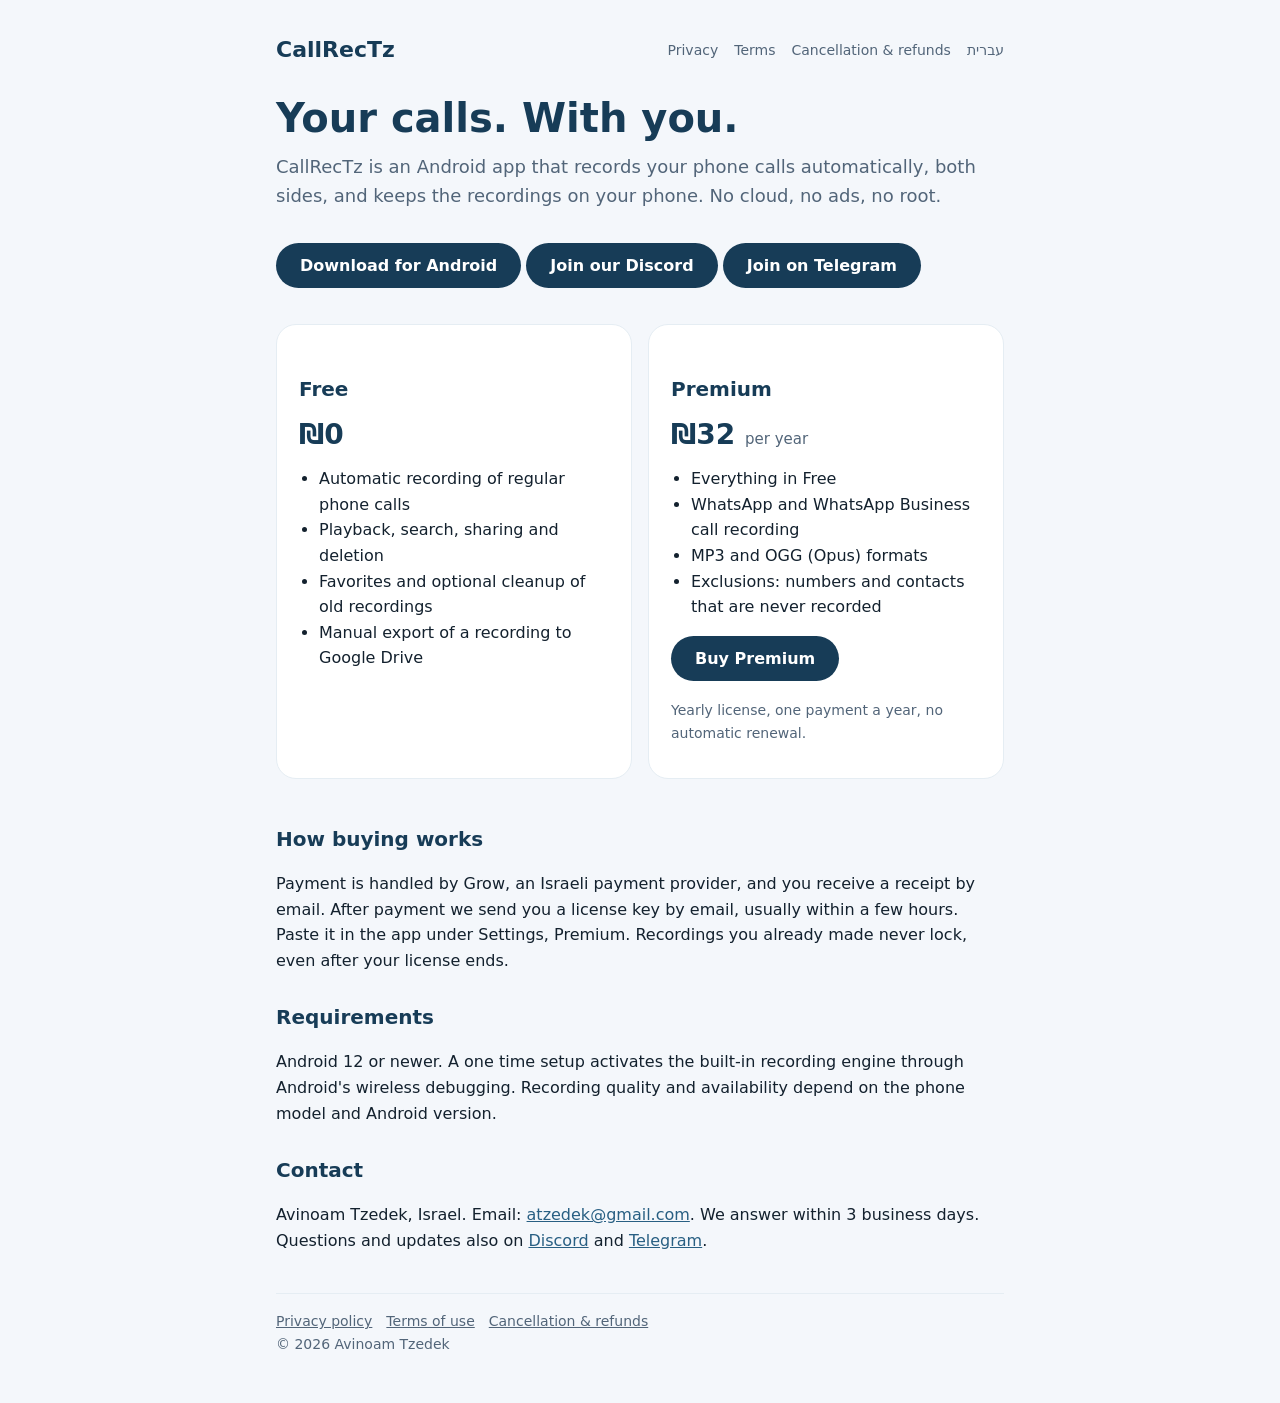
<file: index.html>
<!doctype html>
<html lang="en">
<head>
<meta charset="utf-8">
<meta name="viewport" content="width=device-width, initial-scale=1">
<title>CallRecTz</title>
<meta name="description" content="CallRecTz records your phone calls automatically on Android. Recordings stay on your phone.">
<link rel="stylesheet" href="style.css">
<link rel="alternate" hreflang="he" href="he.html">
</head>
<body>
<main>
<header>
  <a class="logo" href="index.html">CallRecTz</a>
  <nav><a href="privacy.html">Privacy</a><a href="terms.html">Terms</a><a href="refund.html">Cancellation &amp; refunds</a><a href="he.html" lang="he">עברית</a></nav>
</header>

<h1>Your calls. With you.</h1>
<p class="lead">CallRecTz is an Android app that records your phone calls automatically, both sides, and keeps the recordings on your phone. No cloud, no ads, no root.</p>
<p><a class="button" href="https://github.com/atzedek/callrectz/releases/latest/download/CallRecTz.apk">Download for Android</a> <a class="button" href="https://discord.gg/RhFStvzkUc" target="_blank" rel="noopener">Join our Discord</a> <a class="button" href="https://t.me/callrectz" target="_blank" rel="noopener">Join on Telegram</a></p>

<div class="plans">
  <div class="card">
    <h2>Free</h2>
    <div class="price">₪0</div>
    <ul>
      <li>Automatic recording of regular phone calls</li>
      <li>Playback, search, sharing and deletion</li>
      <li>Favorites and optional cleanup of old recordings</li>
      <li>Manual export of a recording to Google Drive</li>
    </ul>
  </div>
  <div class="card">
    <h2>Premium</h2>
    <div class="price">₪32 <small>per year</small></div>
    <ul>
      <li>Everything in Free</li>
      <li>WhatsApp and WhatsApp Business call recording</li>
      <li>MP3 and OGG (Opus) formats</li>
      <li>Exclusions: numbers and contacts that are never recorded</li>
    </ul>
    <!-- Same link as growCheckoutUrl in config.json and the button in he.html: change all together. -->
    <a class="button" href="https://pay.grow.link/NTc1Mzc~827784f8156c2520255666fa75b9aebc-NDE3MDc3Mw" target="_blank" rel="noopener">Buy Premium</a>
    <p class="muted">Yearly license, one payment a year, no automatic renewal.</p>
  </div>
</div>

<h2>How buying works</h2>
<p>Payment is handled by Grow, an Israeli payment provider, and you receive a receipt by email. After payment we send you a license key by email, usually within a few hours. Paste it in the app under Settings, Premium. Recordings you already made never lock, even after your license ends.</p>

<h2>Requirements</h2>
<p>Android 12 or newer. A one time setup activates the built-in recording engine through Android's wireless debugging. Recording quality and availability depend on the phone model and Android version.</p>

<h2>Contact</h2>
<p>Avinoam Tzedek, Israel. Email: <a href="mailto:atzedek@gmail.com">atzedek@gmail.com</a>. We answer within 3 business days. Questions and updates also on <a href="https://discord.gg/RhFStvzkUc" target="_blank" rel="noopener">Discord</a> and <a href="https://t.me/callrectz" target="_blank" rel="noopener">Telegram</a>.</p>

<footer>
  <a href="privacy.html">Privacy policy</a><a href="terms.html">Terms of use</a><a href="refund.html">Cancellation &amp; refunds</a>
  <div>© 2026 Avinoam Tzedek</div>
</footer>
</main>
</body>
</html>
</file>
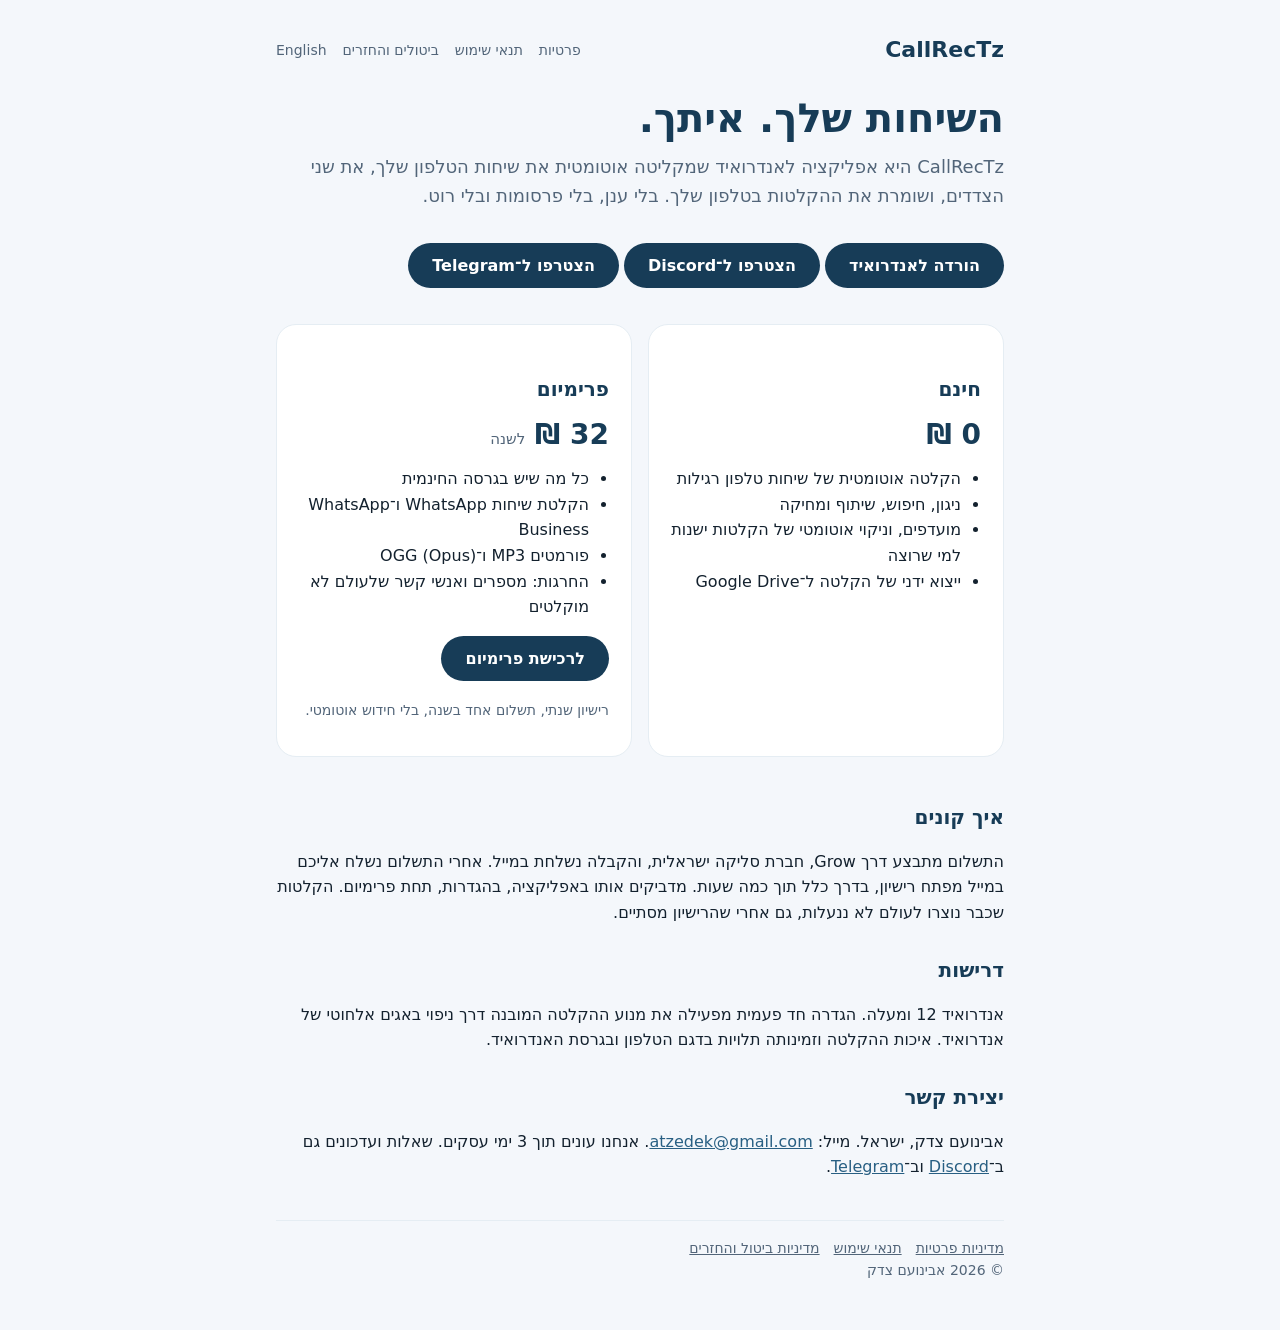
<file: he.html>
<!doctype html>
<html lang="he" dir="rtl">
<head>
<meta charset="utf-8">
<meta name="viewport" content="width=device-width, initial-scale=1">
<title>CallRecTz</title>
<meta name="description" content="CallRecTz מקליטה אוטומטית את שיחות הטלפון שלך באנדרואיד. ההקלטות נשמרות בטלפון שלך.">
<link rel="stylesheet" href="style.css">
<link rel="alternate" hreflang="en" href="index.html">
</head>
<body>
<main>
<header>
  <a class="logo" href="he.html">CallRecTz</a>
  <nav><a href="privacy.html#he">פרטיות</a><a href="terms.html#he">תנאי שימוש</a><a href="refund.html#he">ביטולים והחזרים</a><a href="index.html" lang="en">English</a></nav>
</header>

<h1>השיחות שלך. איתך.</h1>
<p class="lead">CallRecTz היא אפליקציה לאנדרואיד שמקליטה אוטומטית את שיחות הטלפון שלך, את שני הצדדים, ושומרת את ההקלטות בטלפון שלך. בלי ענן, בלי פרסומות ובלי רוט.</p>
<p><a class="button" href="https://github.com/atzedek/callrectz/releases/latest/download/CallRecTz.apk">הורדה לאנדרואיד</a> <a class="button" href="https://discord.gg/RhFStvzkUc" target="_blank" rel="noopener">הצטרפו ל־Discord</a> <a class="button" href="https://t.me/callrectz" target="_blank" rel="noopener">הצטרפו ל־Telegram</a></p>

<div class="plans">
  <div class="card">
    <h2>חינם</h2>
    <div class="price">0 ₪</div>
    <ul>
      <li>הקלטה אוטומטית של שיחות טלפון רגילות</li>
      <li>ניגון, חיפוש, שיתוף ומחיקה</li>
      <li>מועדפים, וניקוי אוטומטי של הקלטות ישנות למי שרוצה</li>
      <li>ייצוא ידני של הקלטה ל־Google Drive</li>
    </ul>
  </div>
  <div class="card">
    <h2>פרימיום</h2>
    <div class="price">32 ₪ <small>לשנה</small></div>
    <ul>
      <li>כל מה שיש בגרסה החינמית</li>
      <li>הקלטת שיחות WhatsApp ו־WhatsApp Business</li>
      <li>פורמטים MP3 ו־OGG (Opus)</li>
      <li>החרגות: מספרים ואנשי קשר שלעולם לא מוקלטים</li>
    </ul>
    <!-- Same link as growCheckoutUrl in config.json and the button in index.html: change all together. -->
    <a class="button" href="https://pay.grow.link/NTc1Mzc~827784f8156c2520255666fa75b9aebc-NDE3MDc3Mw" target="_blank" rel="noopener">לרכישת פרימיום</a>
    <p class="muted">רישיון שנתי, תשלום אחד בשנה, בלי חידוש אוטומטי.</p>
  </div>
</div>

<h2>איך קונים</h2>
<p>התשלום מתבצע דרך Grow, חברת סליקה ישראלית, והקבלה נשלחת במייל. אחרי התשלום נשלח אליכם במייל מפתח רישיון, בדרך כלל תוך כמה שעות. מדביקים אותו באפליקציה, בהגדרות, תחת פרימיום. הקלטות שכבר נוצרו לעולם לא ננעלות, גם אחרי שהרישיון מסתיים.</p>

<h2>דרישות</h2>
<p>אנדרואיד 12 ומעלה. הגדרה חד פעמית מפעילה את מנוע ההקלטה המובנה דרך ניפוי באגים אלחוטי של אנדרואיד. איכות ההקלטה וזמינותה תלויות בדגם הטלפון ובגרסת האנדרואיד.</p>

<h2>יצירת קשר</h2>
<p>אבינועם צדק, ישראל. מייל: <a href="mailto:atzedek@gmail.com">atzedek@gmail.com</a>. אנחנו עונים תוך 3 ימי עסקים. שאלות ועדכונים גם ב־<a href="https://discord.gg/RhFStvzkUc" target="_blank" rel="noopener">Discord</a> וב־<a href="https://t.me/callrectz" target="_blank" rel="noopener">Telegram</a>.</p>

<footer>
  <a href="privacy.html#he">מדיניות פרטיות</a><a href="terms.html#he">תנאי שימוש</a><a href="refund.html#he">מדיניות ביטול והחזרים</a>
  <div>© 2026 אבינועם צדק</div>
</footer>
</main>
</body>
</html>
</file>
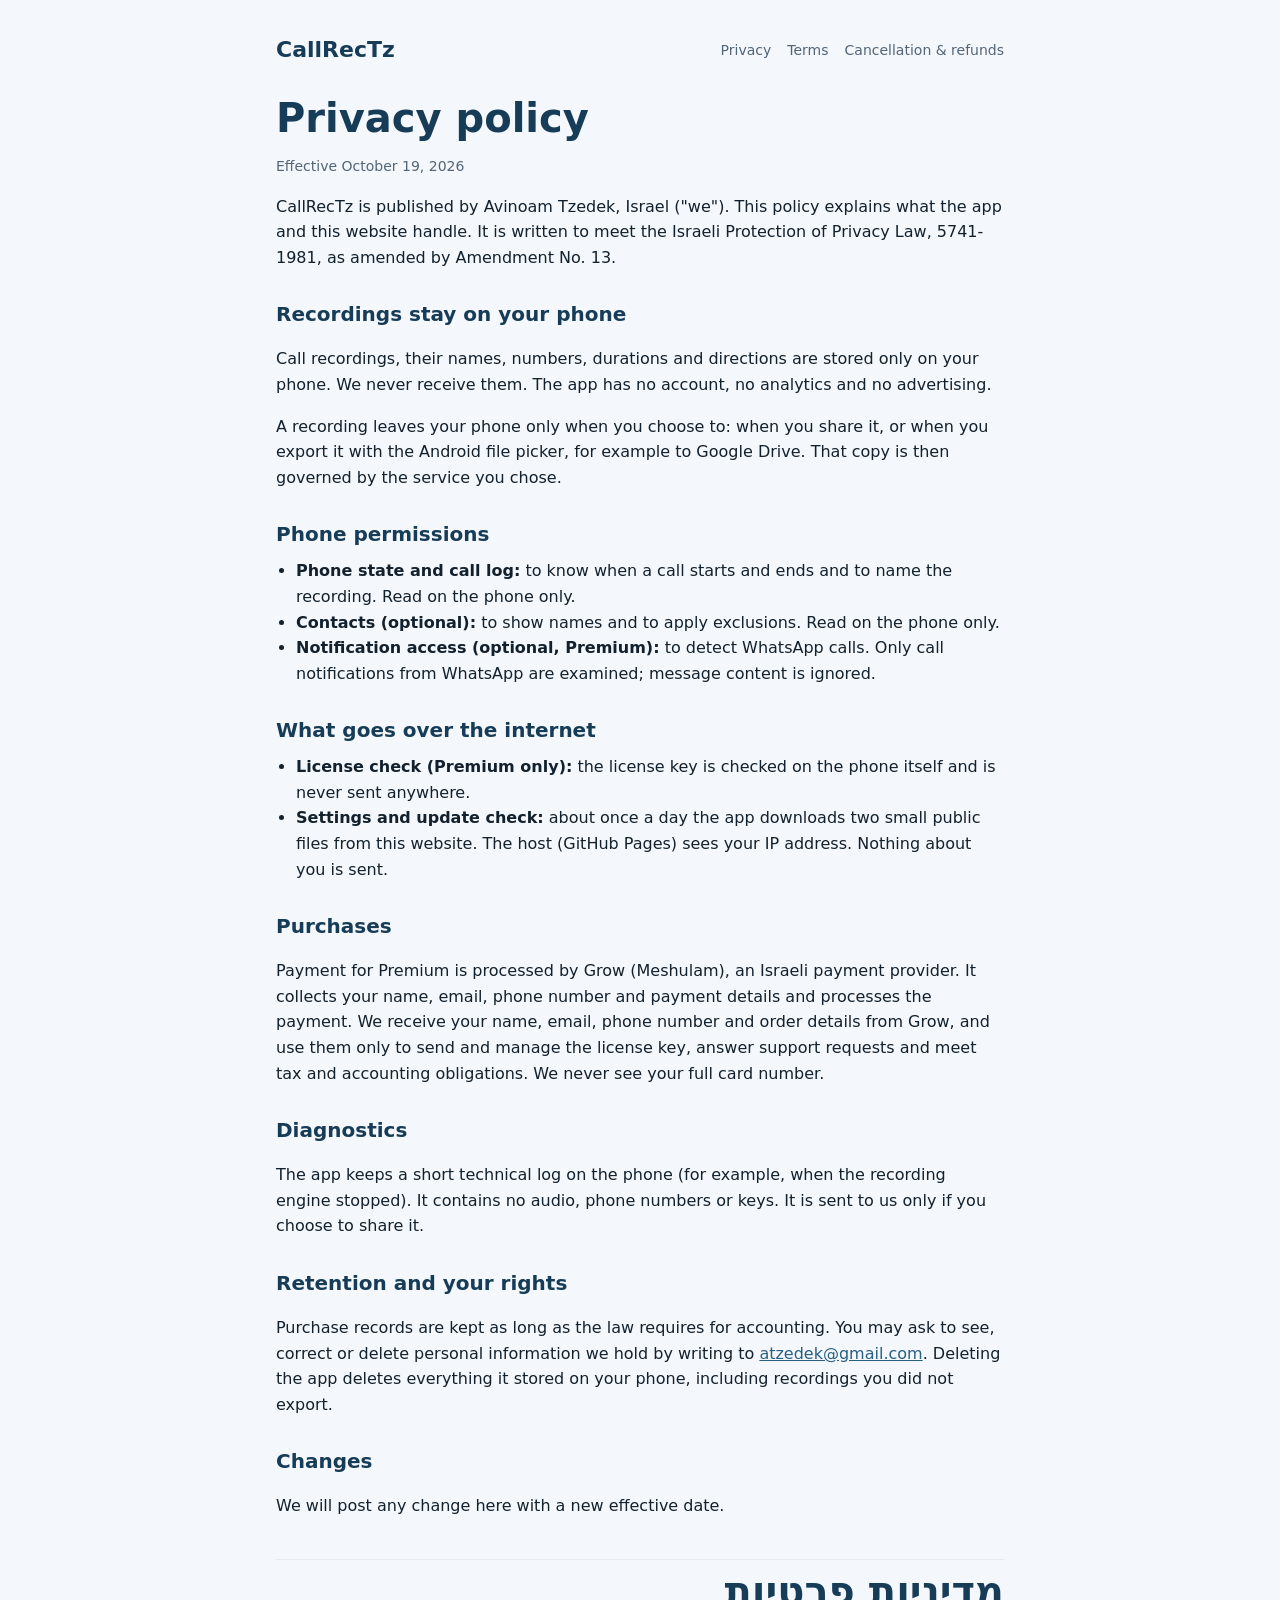
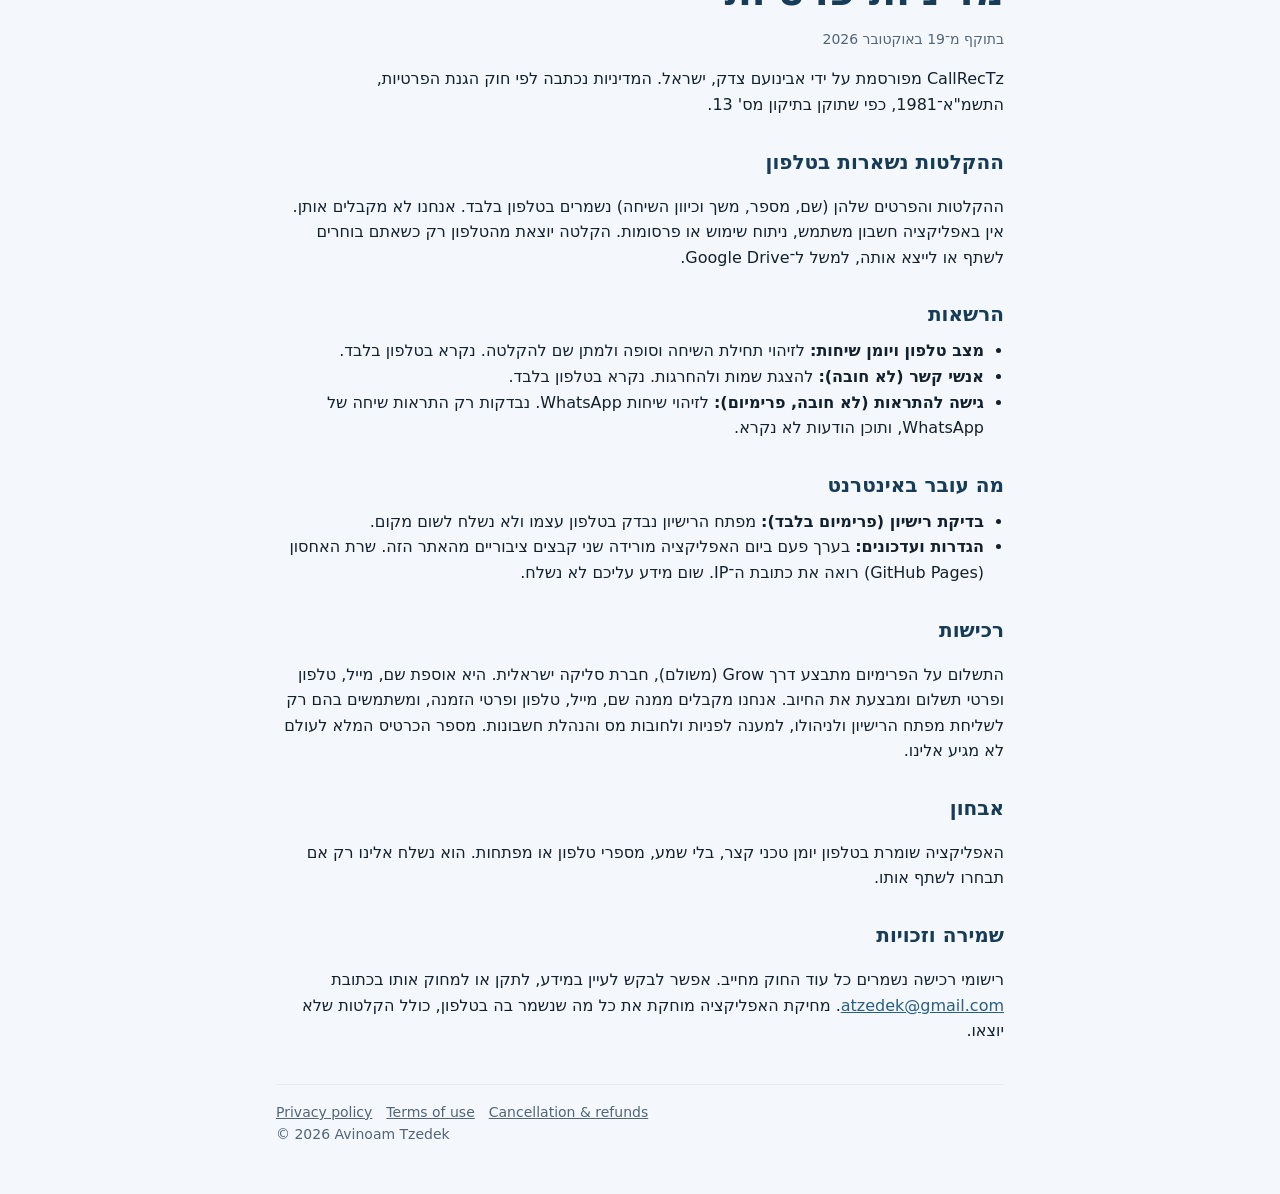
<file: privacy.html>
<!doctype html>
<html lang="en">
<head>
<meta charset="utf-8">
<meta name="viewport" content="width=device-width, initial-scale=1">
<title>CallRecTz Privacy</title>
<link rel="stylesheet" href="style.css">
</head>
<body>
<main>
<header>
  <a class="logo" href="index.html">CallRecTz</a>
  <nav><a href="privacy.html">Privacy</a><a href="terms.html">Terms</a><a href="refund.html">Cancellation &amp; refunds</a></nav>
</header>

<h1>Privacy policy</h1>
<p class="muted">Effective October 19, 2026</p>

<p>CallRecTz is published by Avinoam Tzedek, Israel ("we"). This policy explains what the app and this website handle. It is written to meet the Israeli Protection of Privacy Law, 5741-1981, as amended by Amendment No. 13.</p>

<h2>Recordings stay on your phone</h2>
<p>Call recordings, their names, numbers, durations and directions are stored only on your phone. We never receive them. The app has no account, no analytics and no advertising.</p>
<p>A recording leaves your phone only when you choose to: when you share it, or when you export it with the Android file picker, for example to Google Drive. That copy is then governed by the service you chose.</p>

<h2>Phone permissions</h2>
<ul>
  <li><strong>Phone state and call log:</strong> to know when a call starts and ends and to name the recording. Read on the phone only.</li>
  <li><strong>Contacts (optional):</strong> to show names and to apply exclusions. Read on the phone only.</li>
  <li><strong>Notification access (optional, Premium):</strong> to detect WhatsApp calls. Only call notifications from WhatsApp are examined; message content is ignored.</li>
</ul>

<h2>What goes over the internet</h2>
<ul>
  <li><strong>License check (Premium only):</strong> the license key is checked on the phone itself and is never sent anywhere.</li>
  <li><strong>Settings and update check:</strong> about once a day the app downloads two small public files from this website. The host (GitHub Pages) sees your IP address. Nothing about you is sent.</li>
</ul>

<h2>Purchases</h2>
<p>Payment for Premium is processed by Grow (Meshulam), an Israeli payment provider. It collects your name, email, phone number and payment details and processes the payment. We receive your name, email, phone number and order details from Grow, and use them only to send and manage the license key, answer support requests and meet tax and accounting obligations. We never see your full card number.</p>

<h2>Diagnostics</h2>
<p>The app keeps a short technical log on the phone (for example, when the recording engine stopped). It contains no audio, phone numbers or keys. It is sent to us only if you choose to share it.</p>

<h2>Retention and your rights</h2>
<p>Purchase records are kept as long as the law requires for accounting. You may ask to see, correct or delete personal information we hold by writing to <a href="mailto:atzedek@gmail.com">atzedek@gmail.com</a>. Deleting the app deletes everything it stored on your phone, including recordings you did not export.</p>

<h2>Changes</h2>
<p>We will post any change here with a new effective date.</p>

<section class="he" lang="he" id="he">
<h1>מדיניות פרטיות</h1>
<p class="muted">בתוקף מ־19 באוקטובר 2026</p>
<p>CallRecTz מפורסמת על ידי אבינועם צדק, ישראל. המדיניות נכתבה לפי חוק הגנת הפרטיות, התשמ"א־1981, כפי שתוקן בתיקון מס' 13.</p>
<h2>ההקלטות נשארות בטלפון</h2>
<p>ההקלטות והפרטים שלהן (שם, מספר, משך וכיוון השיחה) נשמרים בטלפון בלבד. אנחנו לא מקבלים אותן. אין באפליקציה חשבון משתמש, ניתוח שימוש או פרסומות. הקלטה יוצאת מהטלפון רק כשאתם בוחרים לשתף או לייצא אותה, למשל ל־Google Drive.</p>
<h2>הרשאות</h2>
<ul>
  <li><strong>מצב טלפון ויומן שיחות:</strong> לזיהוי תחילת השיחה וסופה ולמתן שם להקלטה. נקרא בטלפון בלבד.</li>
  <li><strong>אנשי קשר (לא חובה):</strong> להצגת שמות ולהחרגות. נקרא בטלפון בלבד.</li>
  <li><strong>גישה להתראות (לא חובה, פרימיום):</strong> לזיהוי שיחות WhatsApp. נבדקות רק התראות שיחה של WhatsApp, ותוכן הודעות לא נקרא.</li>
</ul>
<h2>מה עובר באינטרנט</h2>
<ul>
  <li><strong>בדיקת רישיון (פרימיום בלבד):</strong> מפתח הרישיון נבדק בטלפון עצמו ולא נשלח לשום מקום.</li>
  <li><strong>הגדרות ועדכונים:</strong> בערך פעם ביום האפליקציה מורידה שני קבצים ציבוריים מהאתר הזה. שרת האחסון (GitHub Pages) רואה את כתובת ה־IP. שום מידע עליכם לא נשלח.</li>
</ul>
<h2>רכישות</h2>
<p>התשלום על הפרימיום מתבצע דרך Grow (משולם), חברת סליקה ישראלית. היא אוספת שם, מייל, טלפון ופרטי תשלום ומבצעת את החיוב. אנחנו מקבלים ממנה שם, מייל, טלפון ופרטי הזמנה, ומשתמשים בהם רק לשליחת מפתח הרישיון ולניהולו, למענה לפניות ולחובות מס והנהלת חשבונות. מספר הכרטיס המלא לעולם לא מגיע אלינו.</p>
<h2>אבחון</h2>
<p>האפליקציה שומרת בטלפון יומן טכני קצר, בלי שמע, מספרי טלפון או מפתחות. הוא נשלח אלינו רק אם תבחרו לשתף אותו.</p>
<h2>שמירה וזכויות</h2>
<p>רישומי רכישה נשמרים כל עוד החוק מחייב. אפשר לבקש לעיין במידע, לתקן או למחוק אותו בכתובת <a href="mailto:atzedek@gmail.com">atzedek@gmail.com</a>. מחיקת האפליקציה מוחקת את כל מה שנשמר בה בטלפון, כולל הקלטות שלא יוצאו.</p>
</section>

<footer>
  <a href="privacy.html">Privacy policy</a><a href="terms.html">Terms of use</a><a href="refund.html">Cancellation &amp; refunds</a>
  <div>© 2026 Avinoam Tzedek</div>
</footer>
</main>
</body>
</html>
</file>
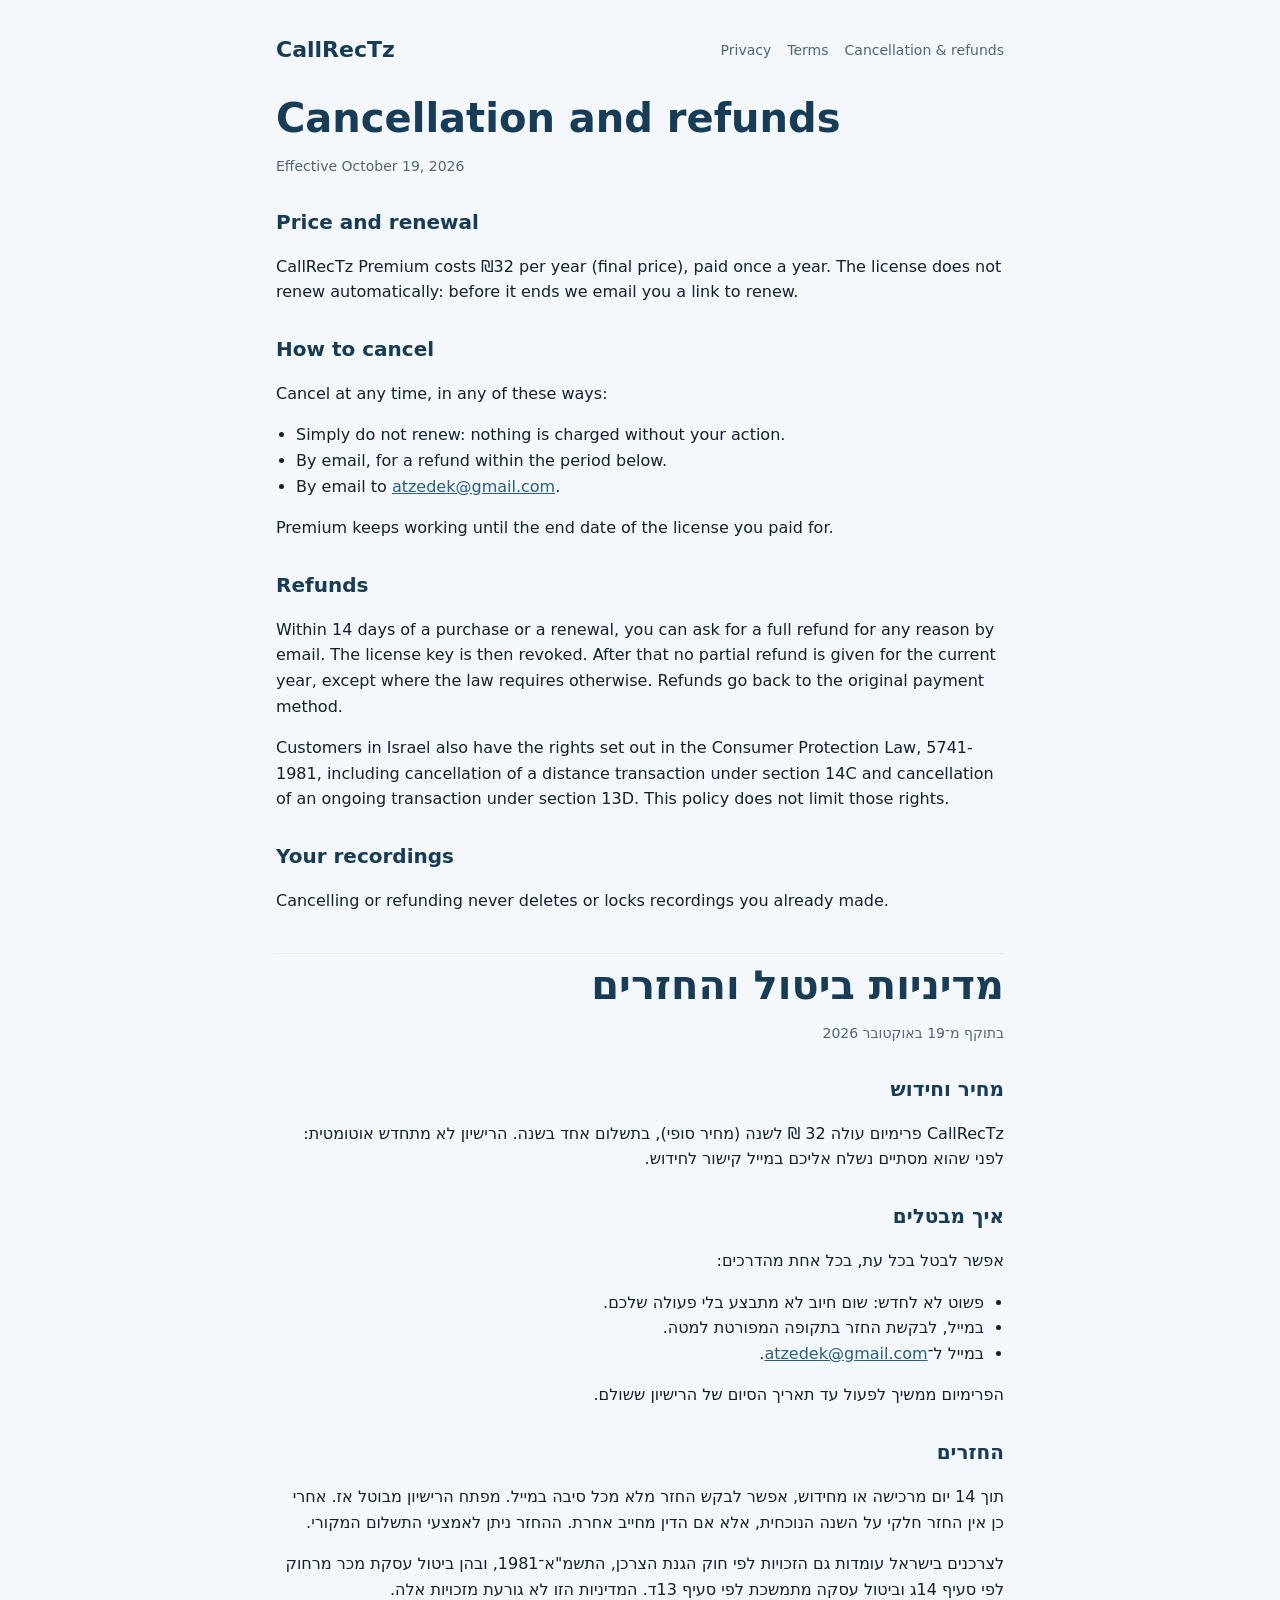
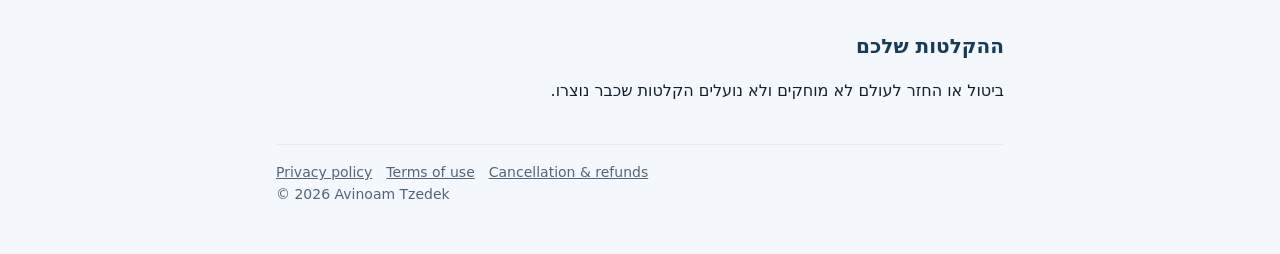
<file: refund.html>
<!doctype html>
<html lang="en">
<head>
<meta charset="utf-8">
<meta name="viewport" content="width=device-width, initial-scale=1">
<title>CallRecTz Refunds</title>
<link rel="stylesheet" href="style.css">
</head>
<body>
<main>
<header>
  <a class="logo" href="index.html">CallRecTz</a>
  <nav><a href="privacy.html">Privacy</a><a href="terms.html">Terms</a><a href="refund.html">Cancellation &amp; refunds</a></nav>
</header>

<h1>Cancellation and refunds</h1>
<p class="muted">Effective October 19, 2026</p>

<h2>Price and renewal</h2>
<p>CallRecTz Premium costs ₪32 per year (final price), paid once a year. The license does not renew automatically: before it ends we email you a link to renew.</p>

<h2>How to cancel</h2>
<p>Cancel at any time, in any of these ways:</p>
<ul>
  <li>Simply do not renew: nothing is charged without your action.</li>
  <li>By email, for a refund within the period below.</li>
  <li>By email to <a href="mailto:atzedek@gmail.com">atzedek@gmail.com</a>.</li>
</ul>
<p>Premium keeps working until the end date of the license you paid for.</p>

<h2>Refunds</h2>
<p>Within 14 days of a purchase or a renewal, you can ask for a full refund for any reason by email. The license key is then revoked. After that no partial refund is given for the current year, except where the law requires otherwise. Refunds go back to the original payment method.</p>
<p>Customers in Israel also have the rights set out in the Consumer Protection Law, 5741-1981, including cancellation of a distance transaction under section 14C and cancellation of an ongoing transaction under section 13D. This policy does not limit those rights.</p>

<h2>Your recordings</h2>
<p>Cancelling or refunding never deletes or locks recordings you already made.</p>

<section class="he" lang="he" id="he">
<h1>מדיניות ביטול והחזרים</h1>
<p class="muted">בתוקף מ־19 באוקטובר 2026</p>
<h2>מחיר וחידוש</h2>
<p>CallRecTz פרימיום עולה 32 ₪ לשנה (מחיר סופי), בתשלום אחד בשנה. הרישיון לא מתחדש אוטומטית: לפני שהוא מסתיים נשלח אליכם במייל קישור לחידוש.</p>
<h2>איך מבטלים</h2>
<p>אפשר לבטל בכל עת, בכל אחת מהדרכים:</p>
<ul>
  <li>פשוט לא לחדש: שום חיוב לא מתבצע בלי פעולה שלכם.</li>
  <li>במייל, לבקשת החזר בתקופה המפורטת למטה.</li>
  <li>במייל ל־<a href="mailto:atzedek@gmail.com">atzedek@gmail.com</a>.</li>
</ul>
<p>הפרימיום ממשיך לפעול עד תאריך הסיום של הרישיון ששולם.</p>
<h2>החזרים</h2>
<p>תוך 14 יום מרכישה או מחידוש, אפשר לבקש החזר מלא מכל סיבה במייל. מפתח הרישיון מבוטל אז. אחרי כן אין החזר חלקי על השנה הנוכחית, אלא אם הדין מחייב אחרת. ההחזר ניתן לאמצעי התשלום המקורי.</p>
<p>לצרכנים בישראל עומדות גם הזכויות לפי חוק הגנת הצרכן, התשמ"א־1981, ובהן ביטול עסקת מכר מרחוק לפי סעיף 14ג וביטול עסקה מתמשכת לפי סעיף 13ד. המדיניות הזו לא גורעת מזכויות אלה.</p>
<h2>ההקלטות שלכם</h2>
<p>ביטול או החזר לעולם לא מוחקים ולא נועלים הקלטות שכבר נוצרו.</p>
</section>

<footer>
  <a href="privacy.html">Privacy policy</a><a href="terms.html">Terms of use</a><a href="refund.html">Cancellation &amp; refunds</a>
  <div>© 2026 Avinoam Tzedek</div>
</footer>
</main>
</body>
</html>
</file>
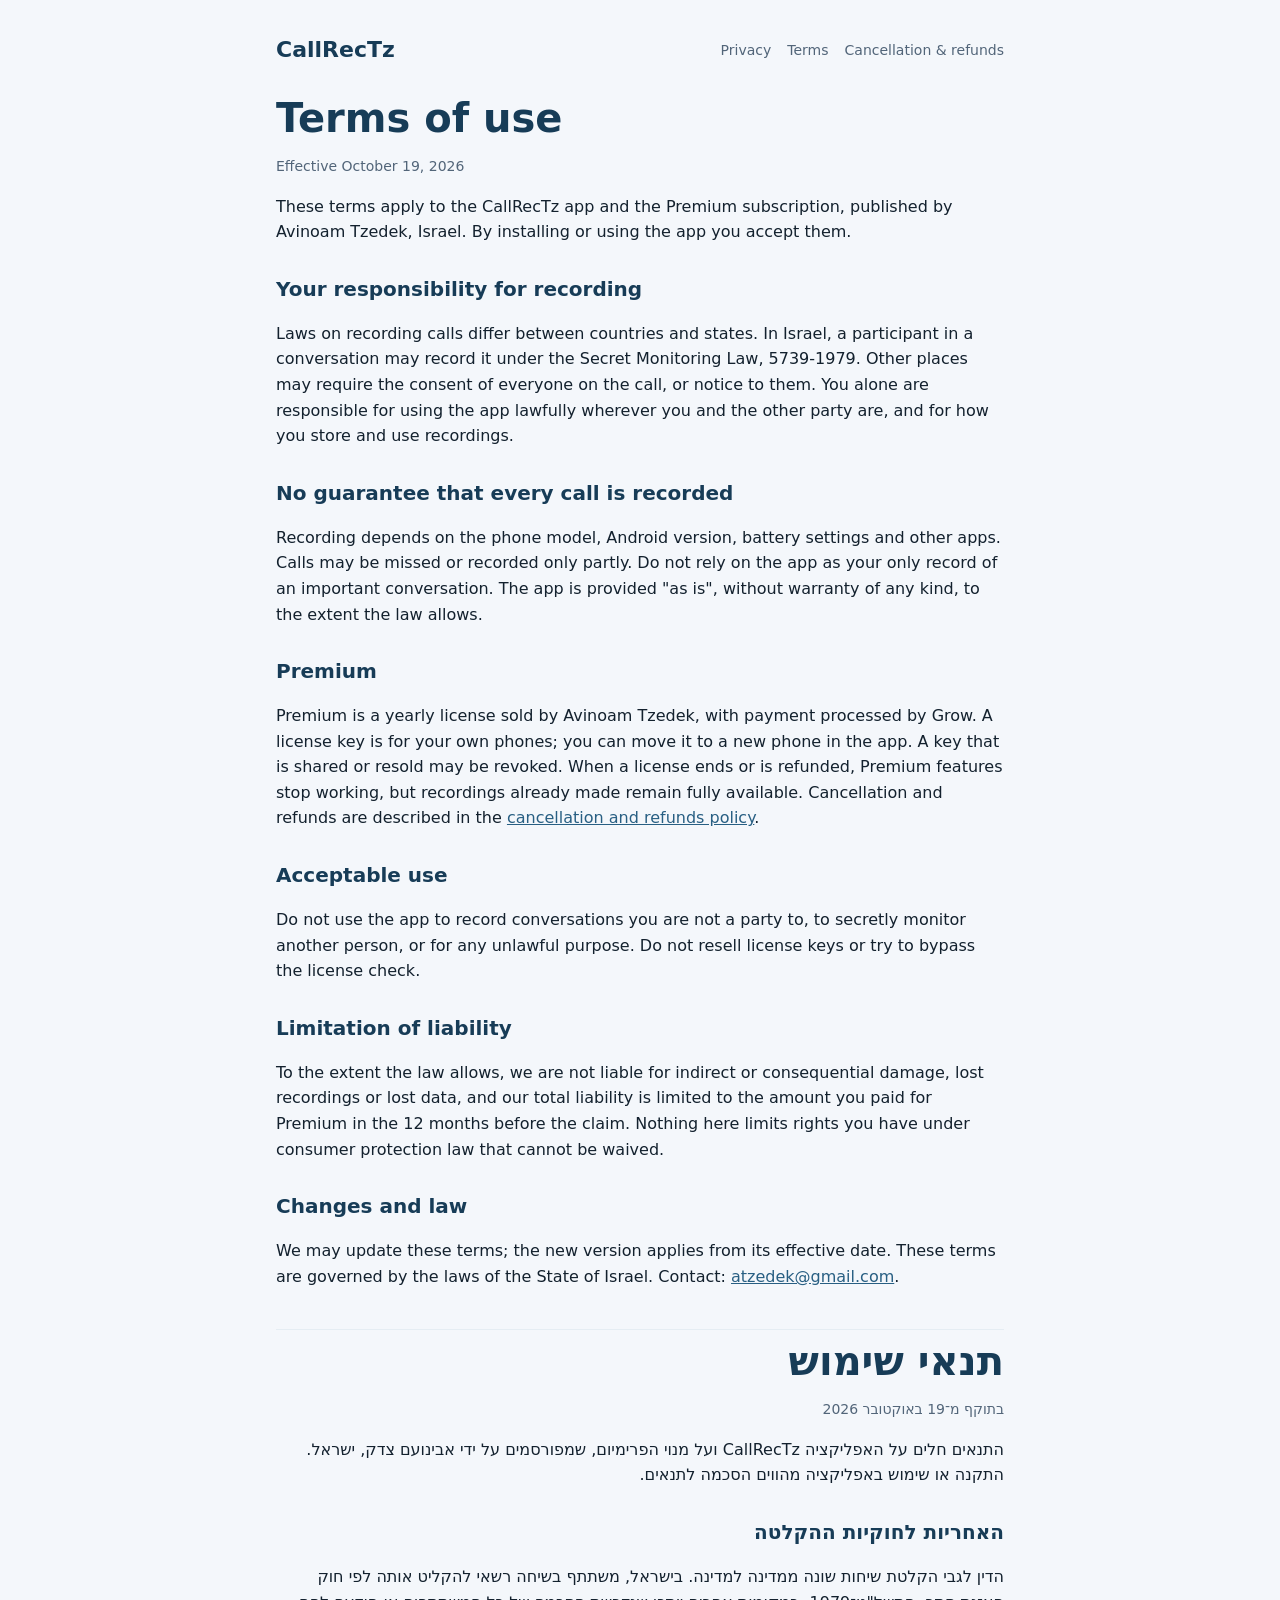
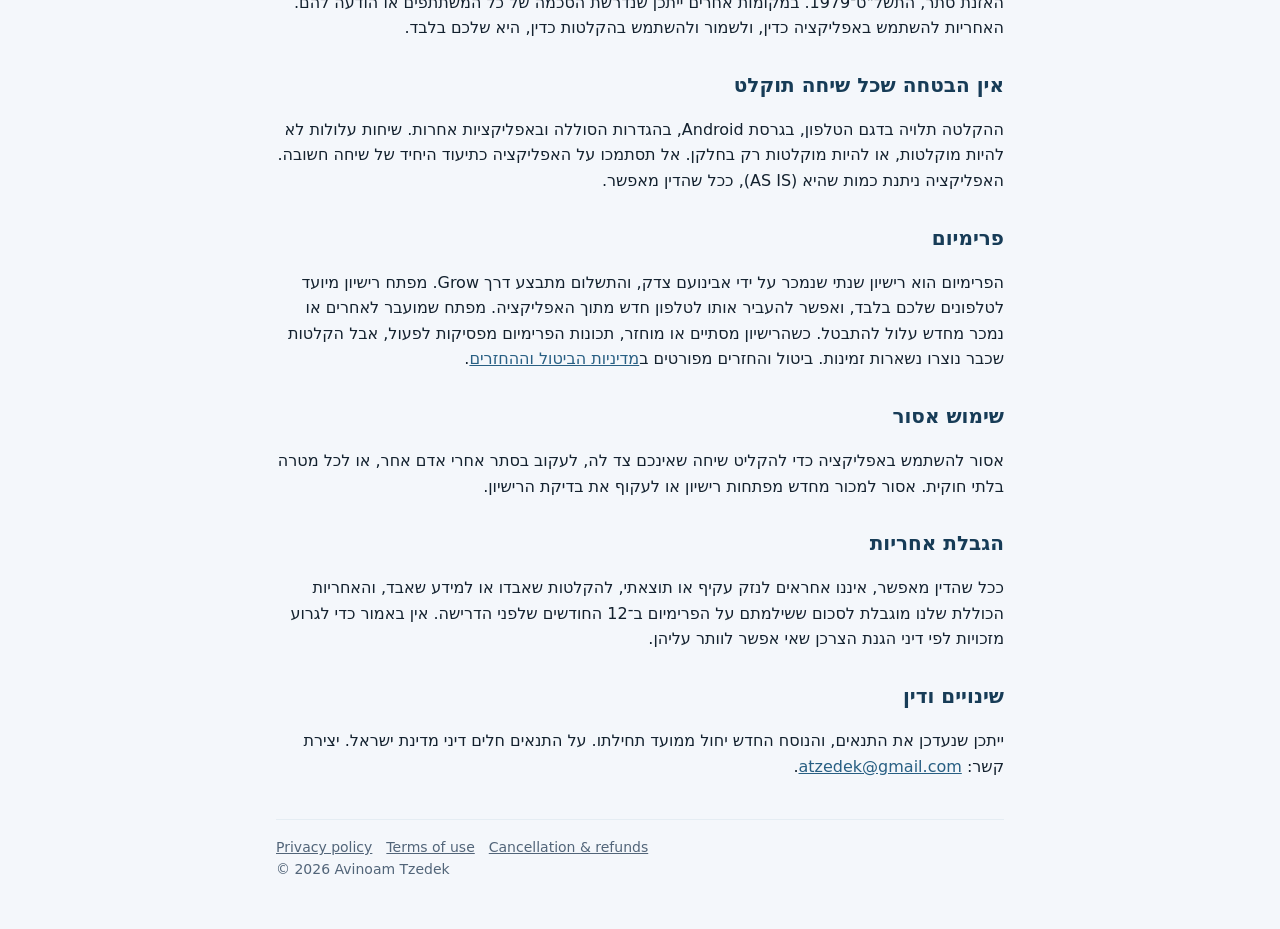
<file: terms.html>
<!doctype html>
<html lang="en">
<head>
<meta charset="utf-8">
<meta name="viewport" content="width=device-width, initial-scale=1">
<title>CallRecTz Terms</title>
<link rel="stylesheet" href="style.css">
</head>
<body>
<main>
<header>
  <a class="logo" href="index.html">CallRecTz</a>
  <nav><a href="privacy.html">Privacy</a><a href="terms.html">Terms</a><a href="refund.html">Cancellation &amp; refunds</a></nav>
</header>

<h1>Terms of use</h1>
<p class="muted">Effective October 19, 2026</p>

<p>These terms apply to the CallRecTz app and the Premium subscription, published by Avinoam Tzedek, Israel. By installing or using the app you accept them.</p>

<h2>Your responsibility for recording</h2>
<p>Laws on recording calls differ between countries and states. In Israel, a participant in a conversation may record it under the Secret Monitoring Law, 5739-1979. Other places may require the consent of everyone on the call, or notice to them. You alone are responsible for using the app lawfully wherever you and the other party are, and for how you store and use recordings.</p>

<h2>No guarantee that every call is recorded</h2>
<p>Recording depends on the phone model, Android version, battery settings and other apps. Calls may be missed or recorded only partly. Do not rely on the app as your only record of an important conversation. The app is provided "as is", without warranty of any kind, to the extent the law allows.</p>

<h2>Premium</h2>
<p>Premium is a yearly license sold by Avinoam Tzedek, with payment processed by Grow. A license key is for your own phones; you can move it to a new phone in the app. A key that is shared or resold may be revoked. When a license ends or is refunded, Premium features stop working, but recordings already made remain fully available. Cancellation and refunds are described in the <a href="refund.html">cancellation and refunds policy</a>.</p>

<h2>Acceptable use</h2>
<p>Do not use the app to record conversations you are not a party to, to secretly monitor another person, or for any unlawful purpose. Do not resell license keys or try to bypass the license check.</p>

<h2>Limitation of liability</h2>
<p>To the extent the law allows, we are not liable for indirect or consequential damage, lost recordings or lost data, and our total liability is limited to the amount you paid for Premium in the 12 months before the claim. Nothing here limits rights you have under consumer protection law that cannot be waived.</p>

<h2>Changes and law</h2>
<p>We may update these terms; the new version applies from its effective date. These terms are governed by the laws of the State of Israel. Contact: <a href="mailto:atzedek@gmail.com">atzedek@gmail.com</a>.</p>

<section class="he" lang="he" id="he">
<h1>תנאי שימוש</h1>
<p class="muted">בתוקף מ־19 באוקטובר 2026</p>
<p>התנאים חלים על האפליקציה CallRecTz ועל מנוי הפרימיום, שמפורסמים על ידי אבינועם צדק, ישראל. התקנה או שימוש באפליקציה מהווים הסכמה לתנאים.</p>
<h2>האחריות לחוקיות ההקלטה</h2>
<p>הדין לגבי הקלטת שיחות שונה ממדינה למדינה. בישראל, משתתף בשיחה רשאי להקליט אותה לפי חוק האזנת סתר, התשל"ט־1979. במקומות אחרים ייתכן שנדרשת הסכמה של כל המשתתפים או הודעה להם. האחריות להשתמש באפליקציה כדין, ולשמור ולהשתמש בהקלטות כדין, היא שלכם בלבד.</p>
<h2>אין הבטחה שכל שיחה תוקלט</h2>
<p>ההקלטה תלויה בדגם הטלפון, בגרסת Android, בהגדרות הסוללה ובאפליקציות אחרות. שיחות עלולות לא להיות מוקלטות, או להיות מוקלטות רק בחלקן. אל תסתמכו על האפליקציה כתיעוד היחיד של שיחה חשובה. האפליקציה ניתנת כמות שהיא (AS IS), ככל שהדין מאפשר.</p>
<h2>פרימיום</h2>
<p>הפרימיום הוא רישיון שנתי שנמכר על ידי אבינועם צדק, והתשלום מתבצע דרך Grow. מפתח רישיון מיועד לטלפונים שלכם בלבד, ואפשר להעביר אותו לטלפון חדש מתוך האפליקציה. מפתח שמועבר לאחרים או נמכר מחדש עלול להתבטל. כשהרישיון מסתיים או מוחזר, תכונות הפרימיום מפסיקות לפעול, אבל הקלטות שכבר נוצרו נשארות זמינות. ביטול והחזרים מפורטים ב<a href="refund.html">מדיניות הביטול וההחזרים</a>.</p>
<h2>שימוש אסור</h2>
<p>אסור להשתמש באפליקציה כדי להקליט שיחה שאינכם צד לה, לעקוב בסתר אחרי אדם אחר, או לכל מטרה בלתי חוקית. אסור למכור מחדש מפתחות רישיון או לעקוף את בדיקת הרישיון.</p>
<h2>הגבלת אחריות</h2>
<p>ככל שהדין מאפשר, איננו אחראים לנזק עקיף או תוצאתי, להקלטות שאבדו או למידע שאבד, והאחריות הכוללת שלנו מוגבלת לסכום ששילמתם על הפרימיום ב־12 החודשים שלפני הדרישה. אין באמור כדי לגרוע מזכויות לפי דיני הגנת הצרכן שאי אפשר לוותר עליהן.</p>
<h2>שינויים ודין</h2>
<p>ייתכן שנעדכן את התנאים, והנוסח החדש יחול ממועד תחילתו. על התנאים חלים דיני מדינת ישראל. יצירת קשר: <a href="mailto:atzedek@gmail.com">atzedek@gmail.com</a>.</p>
</section>

<footer>
  <a href="privacy.html">Privacy policy</a><a href="terms.html">Terms of use</a><a href="refund.html">Cancellation &amp; refunds</a>
  <div>© 2026 Avinoam Tzedek</div>
</footer>
</main>
</body>
</html>
</file>
<file: style.css>
:root {
  --brand: #173C57; --brand-light: #285F83; --bg: #F4F7FB; --card: #FFFFFF;
  --text: #13212E; --muted: #526579; --line: #E5EDF3; --ok: #17694F;
}
@media (prefers-color-scheme: dark) {
  :root { --brand: #9CC7E6; --brand-light: #7FB2D6; --bg: #0E1820; --card: #15232F; --text: #E6EEF5; --muted: #A3B4C4; --line: #22384A; --ok: #6FD0A8; }
}
* { box-sizing: border-box; }
body { margin: 0; background: var(--bg); color: var(--text); font: 16px/1.6 system-ui, -apple-system, "Segoe UI", Roboto, Arial, sans-serif; }
main { max-width: 760px; margin: 0 auto; padding: 32px 16px 48px; }
header { display: flex; align-items: center; justify-content: space-between; gap: 12px; flex-wrap: wrap; margin-bottom: 28px; }
.logo { font-weight: 800; font-size: 22px; color: var(--brand); text-decoration: none; }
nav a { color: var(--muted); text-decoration: none; margin-inline-start: 16px; font-size: 14px; }
nav a:hover, a:hover { text-decoration: underline; }
h1 { font-size: clamp(28px, 6vw, 40px); line-height: 1.15; margin: 0 0 12px; color: var(--brand); }
h2 { font-size: 20px; color: var(--brand); margin: 28px 0 8px; }
p, li { color: var(--text); }
.lead { font-size: 18px; color: var(--muted); margin: 0 0 24px; }
.card { background: var(--card); border: 1px solid var(--line); border-radius: 20px; padding: 20px 22px; margin: 16px 0; }
.plans { display: grid; grid-template-columns: repeat(auto-fit, minmax(240px, 1fr)); gap: 16px; }
.price { font-size: 28px; font-weight: 800; color: var(--brand); margin: 4px 0 8px; }
.price small { font-size: 15px; font-weight: 500; color: var(--muted); }
ul { padding-inline-start: 20px; margin: 8px 0; }
a { color: var(--brand-light); }
.muted { color: var(--muted); font-size: 14px; }
.button { display: inline-block; margin: 8px 0 4px; padding: 10px 24px; border-radius: 999px; background: var(--brand); color: var(--card); font-weight: 700; text-decoration: none; }
.button:hover { text-decoration: none; opacity: .9; }
.he { direction: rtl; text-align: right; border-top: 1px solid var(--line); margin-top: 40px; padding-top: 8px; }
footer { border-top: 1px solid var(--line); margin-top: 40px; padding-top: 16px; color: var(--muted); font-size: 14px; }
footer a { color: var(--muted); margin-inline-end: 14px; }
</file>
